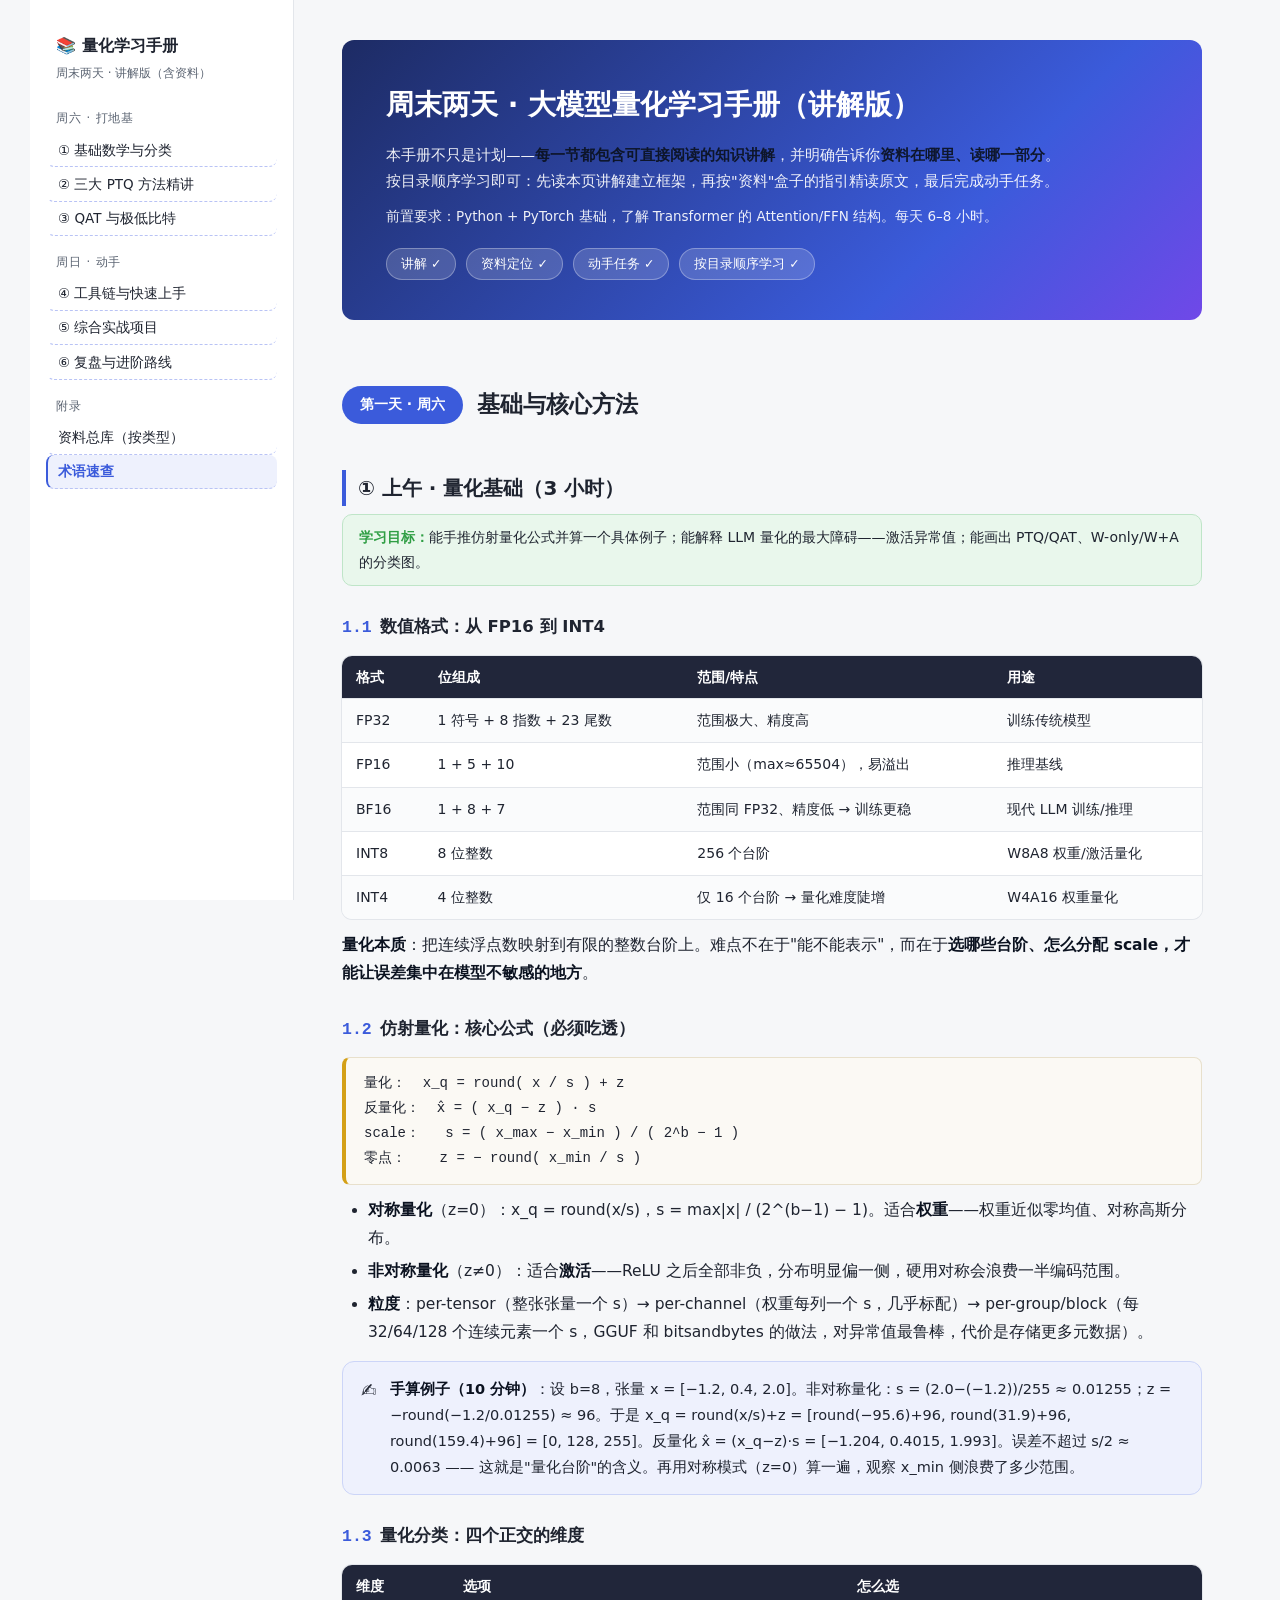
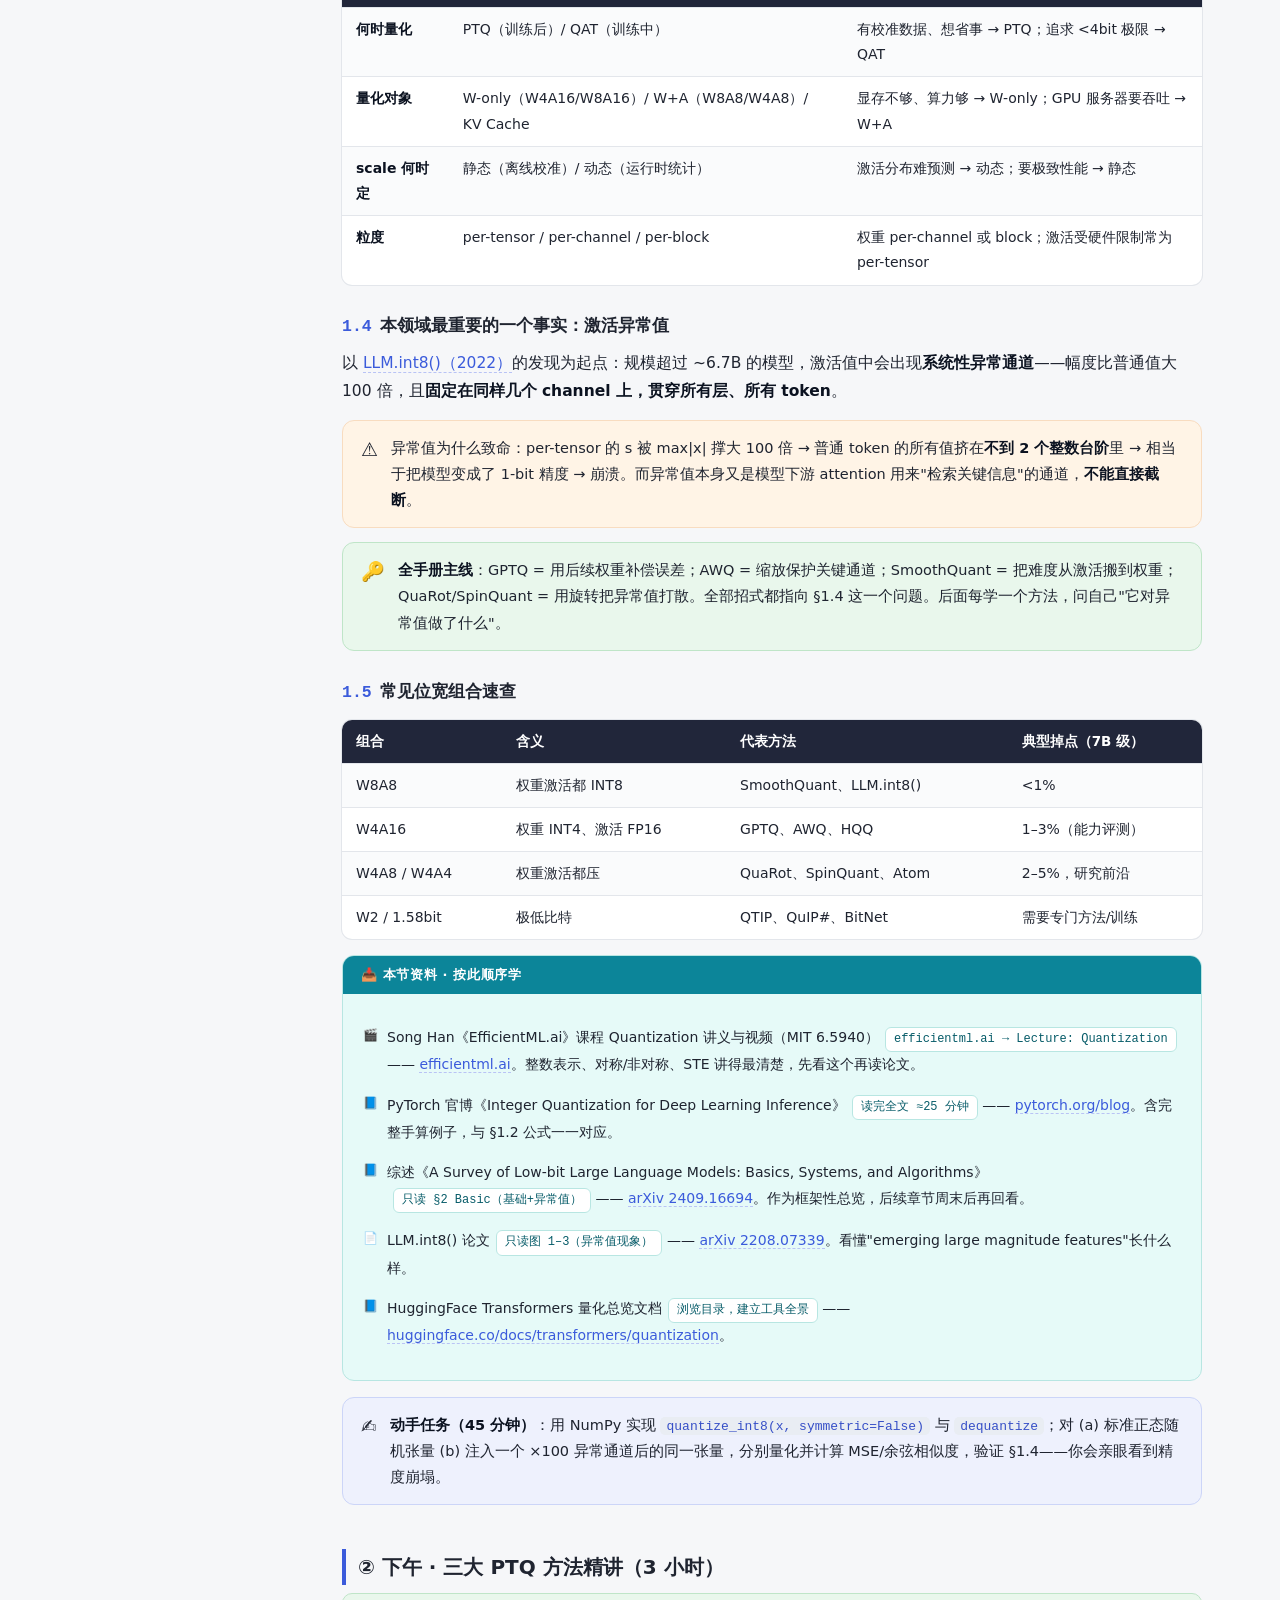
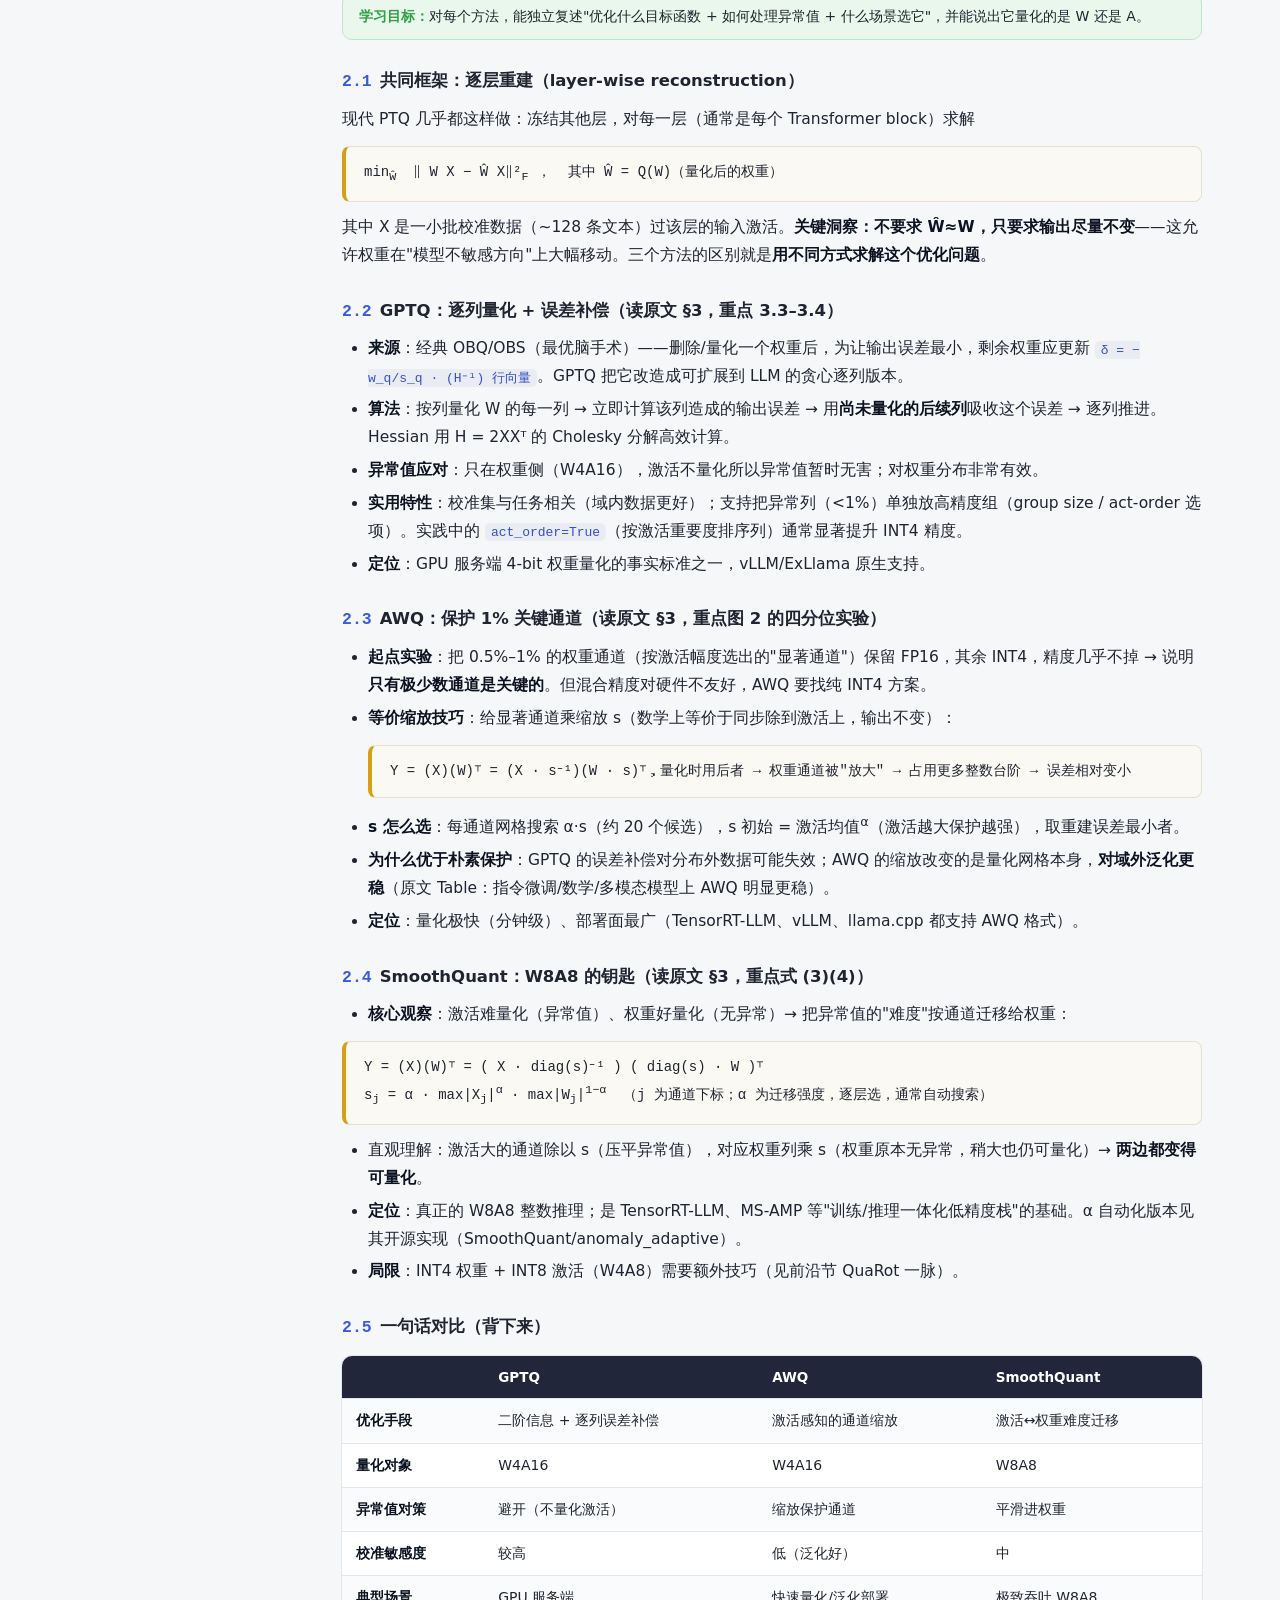
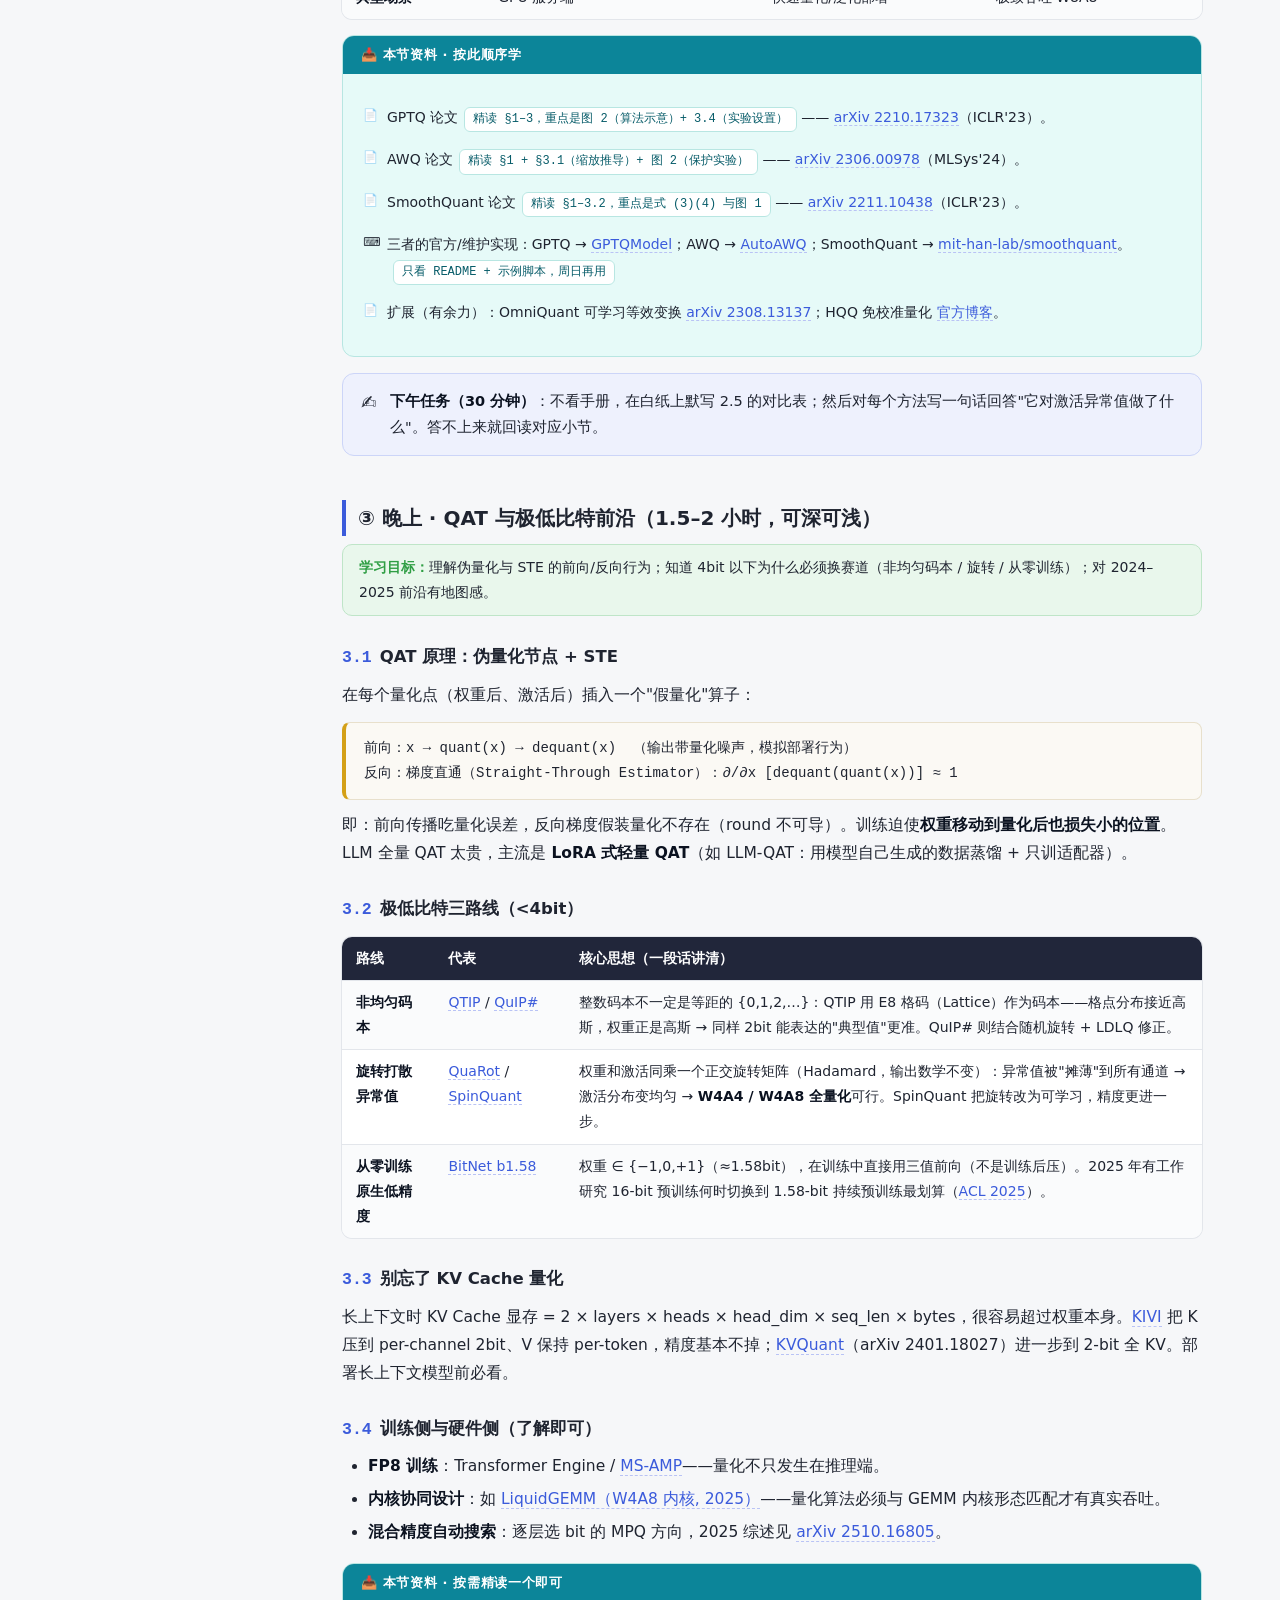
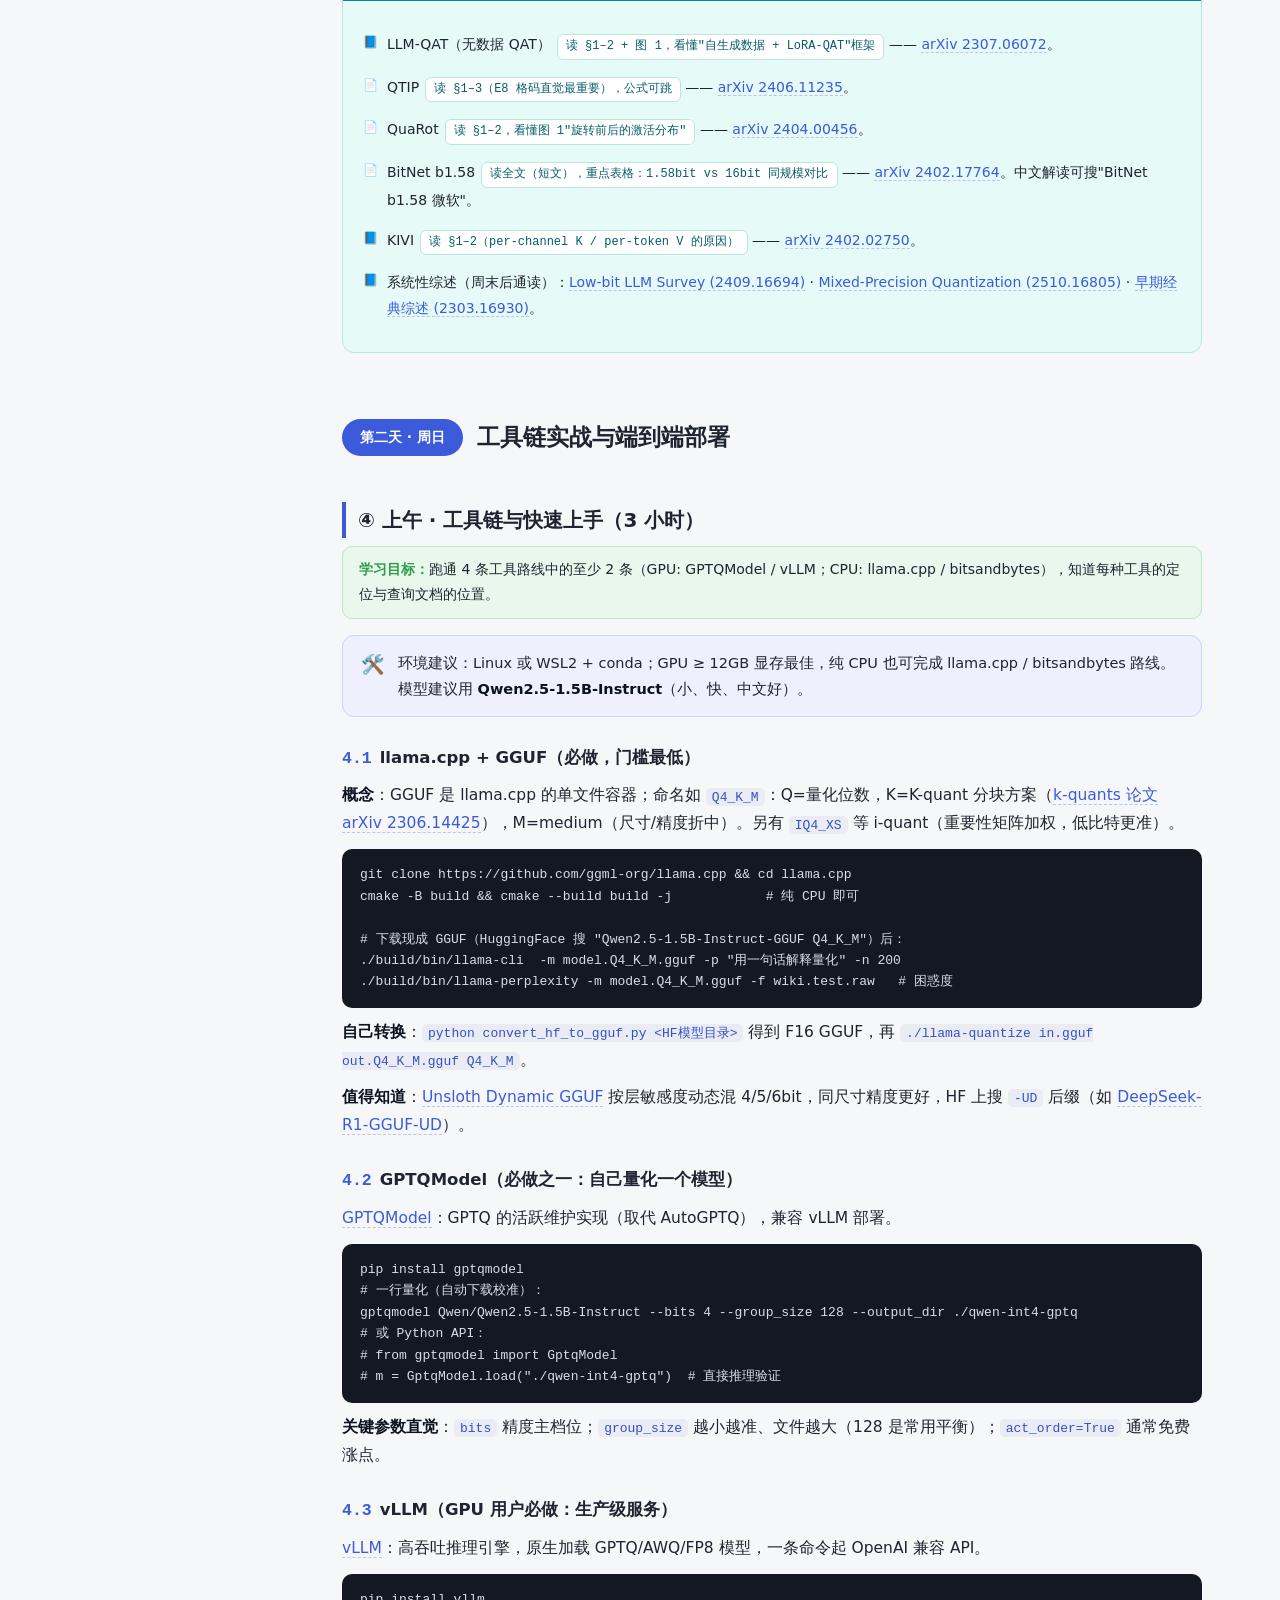
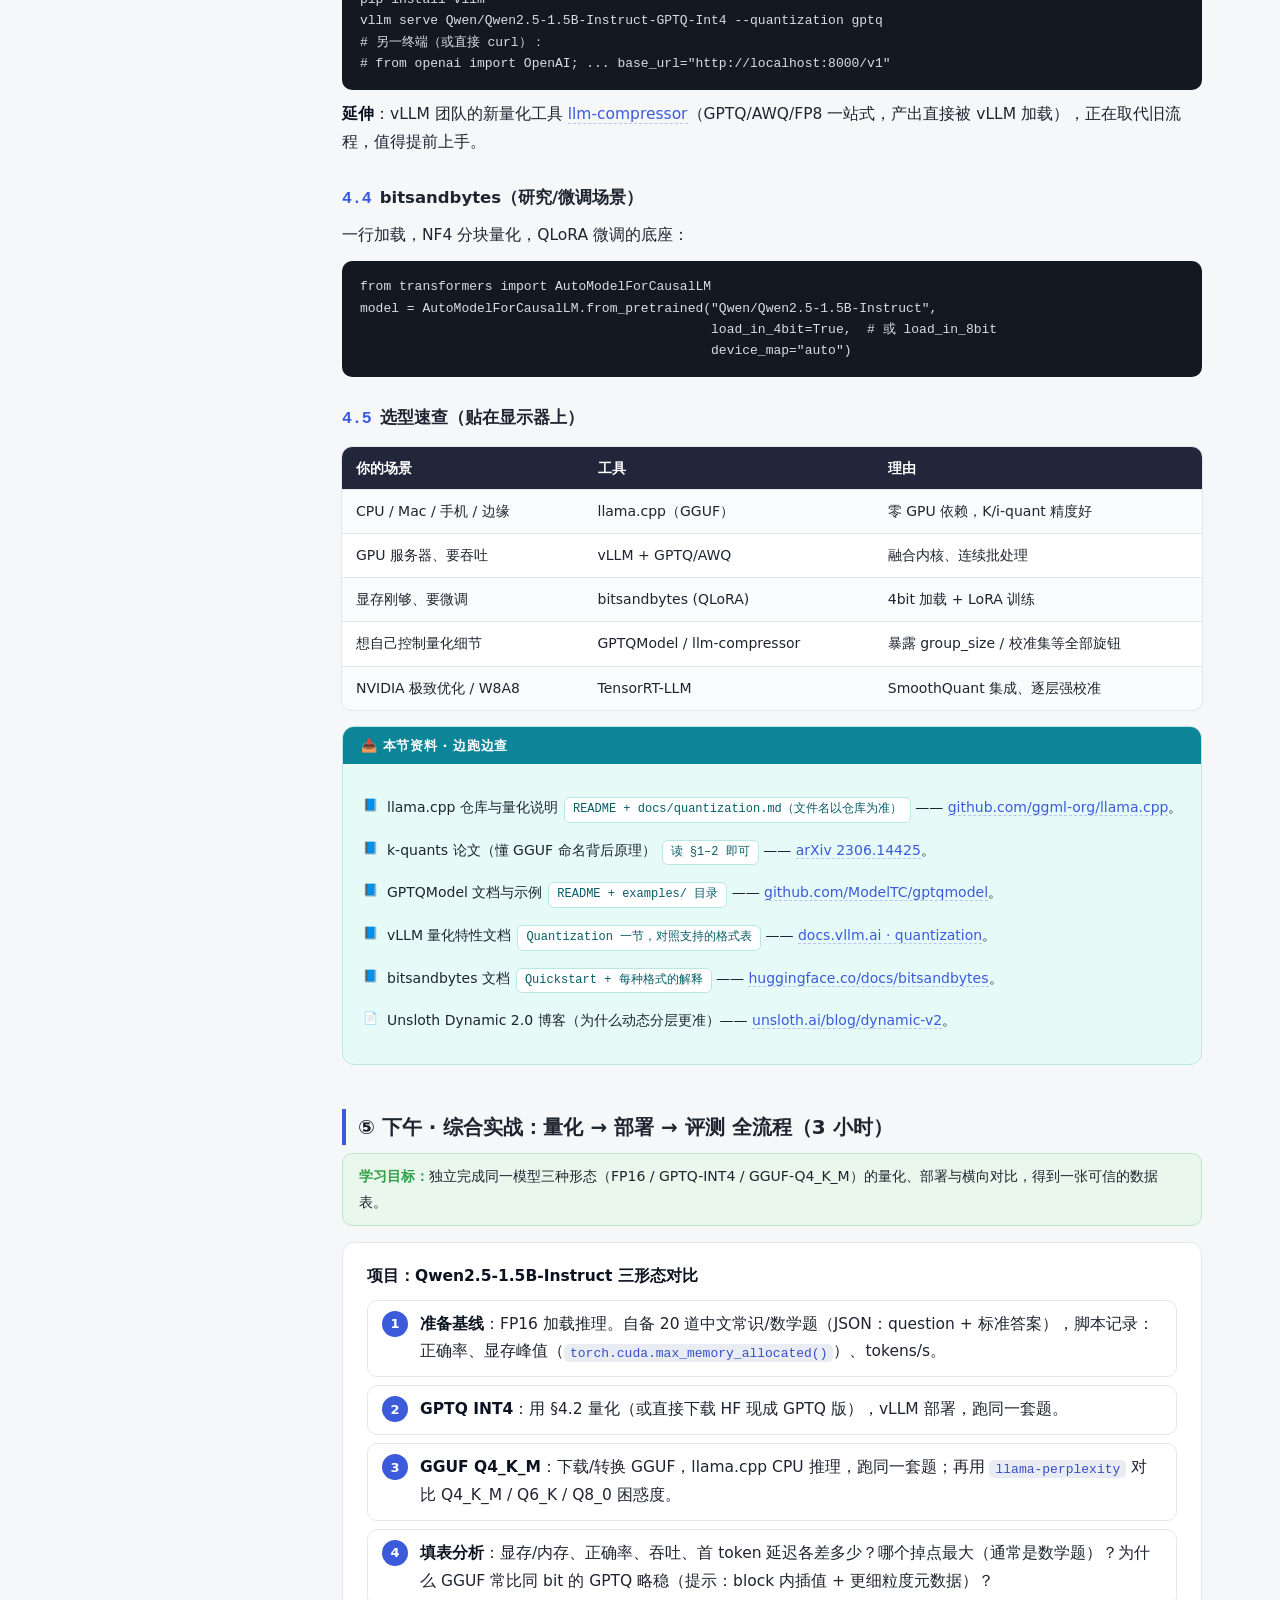
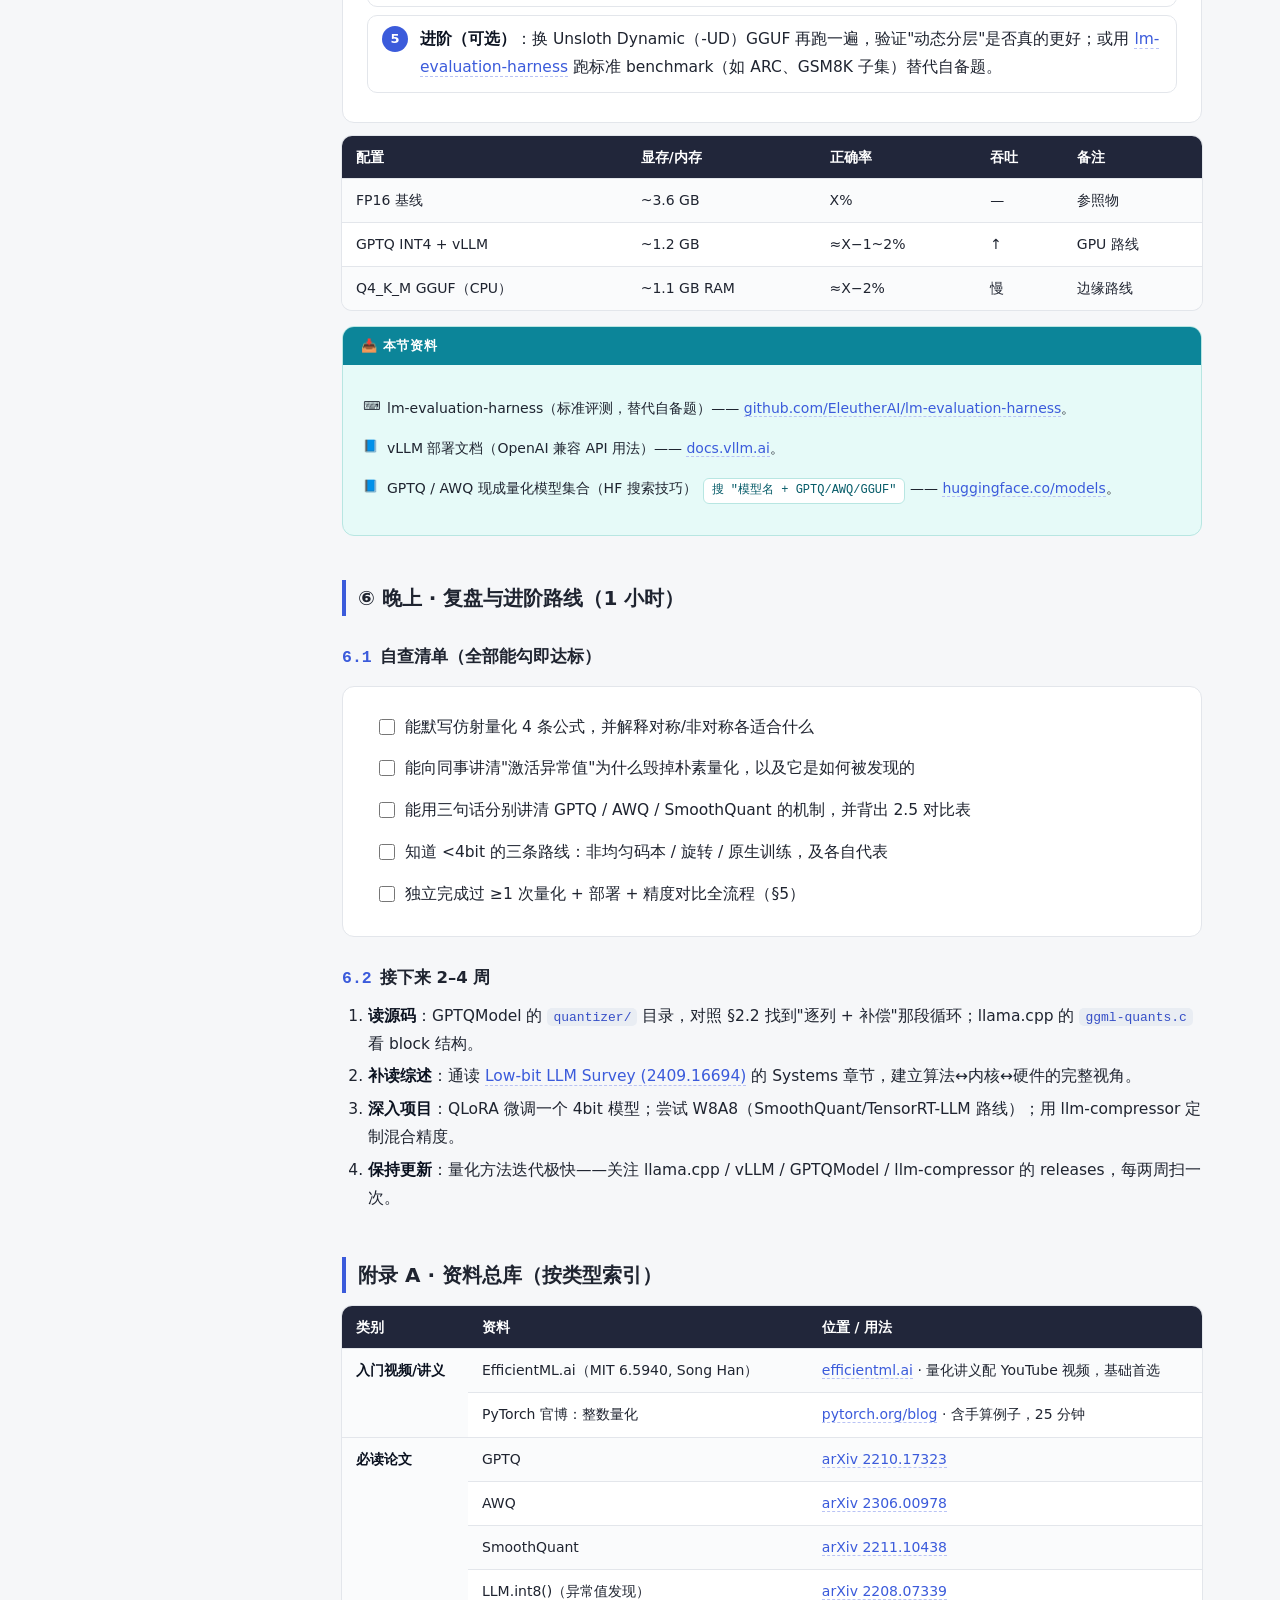
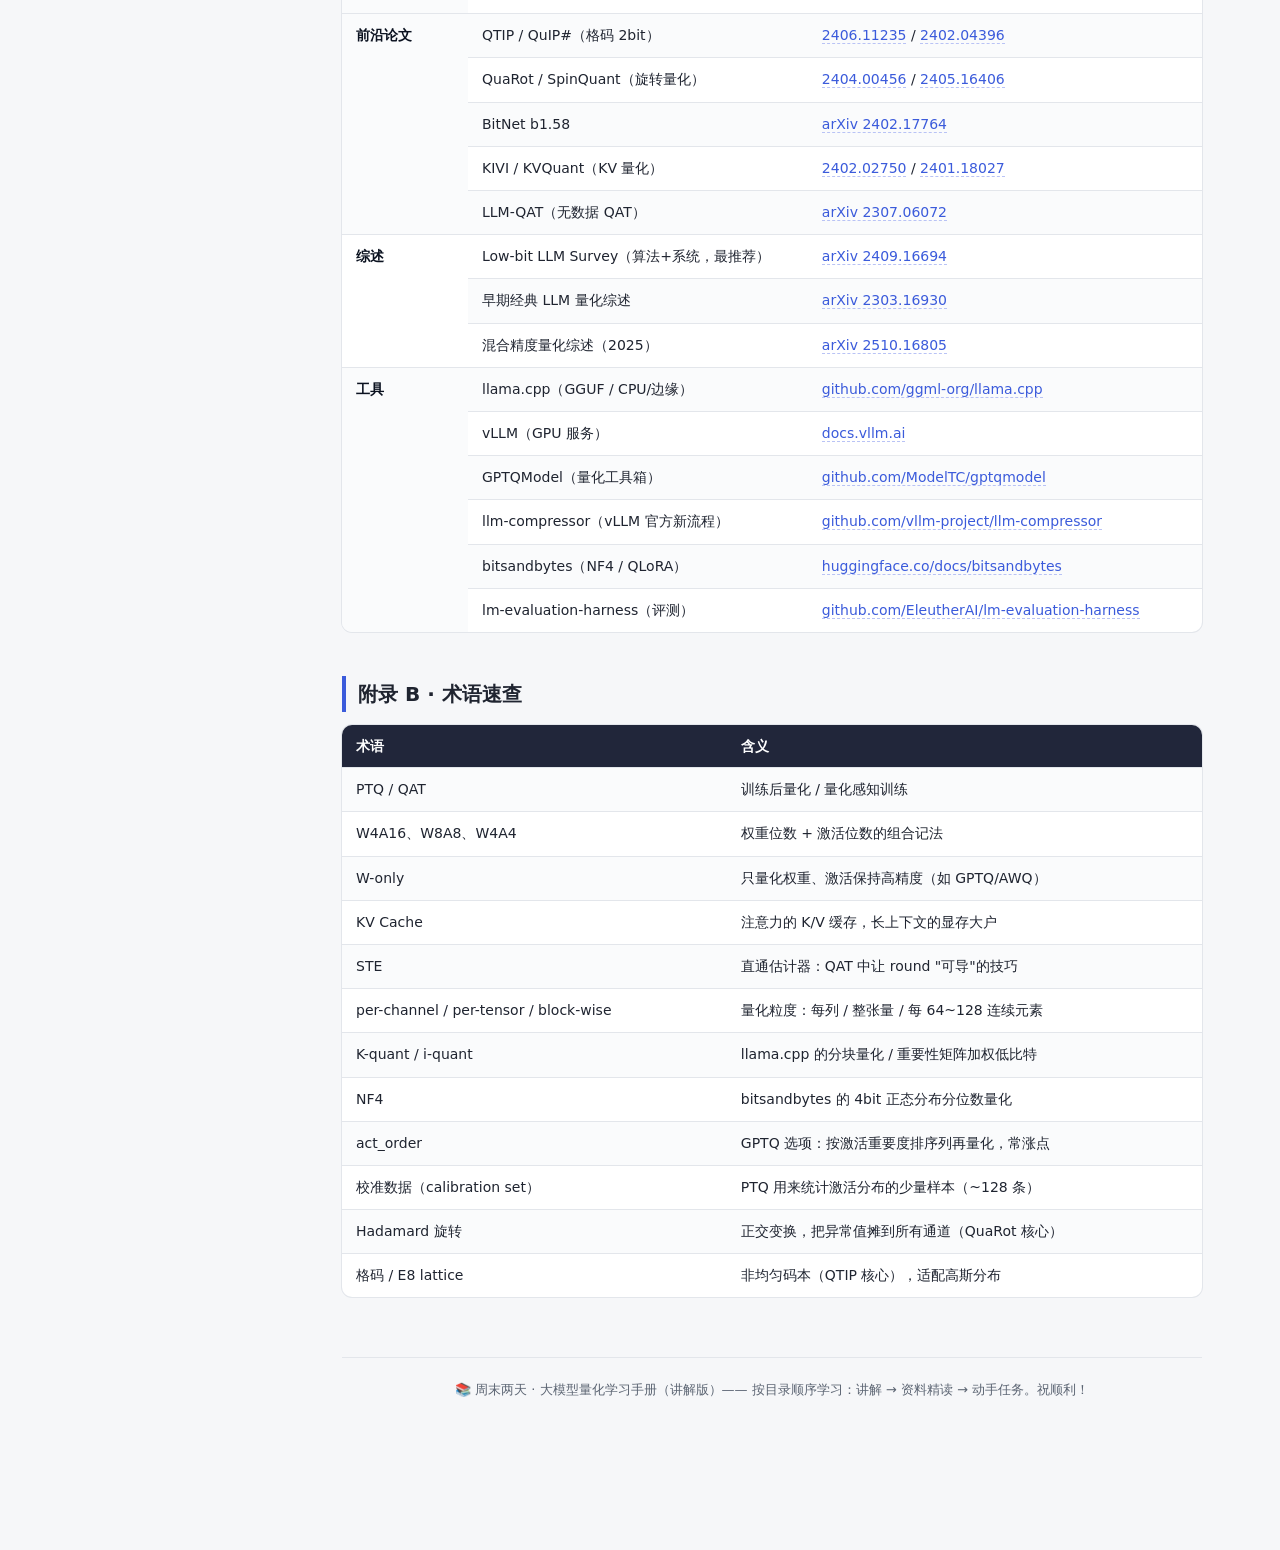
<file: 量化学习.html>
<!DOCTYPE html>
<html lang="zh-CN">
<head>
<meta charset="UTF-8">
<meta name="viewport" content="width=device-width, initial-scale=1.0">
<title>周末两天 · 大模型量化学习手册（讲解版）</title>
<style>
  :root {
    --bg: #f6f7f9; --surface: #fff; --ink: #1f2430; --muted: #5b6472;
    --brand: #3b5bdb; --brand-soft: #eef1fd; --accent: #e8590c; --accent-soft: #fff4e6;
    --line: #e3e6eb; --code-bg: #141822; --code-ink: #d7dee8;
    --ok: #2f9e44; --ok-soft: #e9f7ec; --mat: #0c8599; --mat-soft: #e6faf8;
    --radius: 12px; --mono: "JetBrains Mono", Consolas, monospace;
  }
  * { box-sizing: border-box; margin: 0; padding: 0; }
  html { scroll-behavior: smooth; }
  body { font-family: "Segoe UI", "PingFang SC", "Microsoft YaHei", system-ui, sans-serif; background: var(--bg); color: var(--ink); line-height: 1.8; font-size: 15.5px; }
  .layout { display: flex; max-width: 1220px; margin: 0 auto; }
  aside { width: 264px; flex-shrink: 0; position: sticky; top: 0; height: 100vh; overflow-y: auto; padding: 28px 16px; border-right: 1px solid var(--line); background: var(--surface); }
  main { flex: 1; min-width: 0; padding: 40px 48px 120px; }
  .logo { font-weight: 700; font-size: 16px; padding: 4px 10px; }
  .logo .sub { display: block; font-size: 12px; color: var(--muted); font-weight: 400; margin-top: 2px; }
  .toc { margin-top: 20px; font-size: 13.5px; }
  .toc .group { font-size: 11.5px; letter-spacing: .08em; color: var(--muted); text-transform: uppercase; margin: 16px 0 4px; padding-left: 10px; }
  .toc a { display: block; padding: 4.5px 10px; border-radius: 8px; color: var(--ink); text-decoration: none; border-left: 2px solid transparent; }
  .toc a:hover { background: var(--brand-soft); color: var(--brand); }
  .toc a.active { background: var(--brand-soft); color: var(--brand); border-left-color: var(--brand); font-weight: 600; }
  .hero { background: linear-gradient(135deg, #1d2b64 0%, #3b5bdb 70%, #7048e8 100%); color: #fff; border-radius: var(--radius); padding: 40px 44px; margin-bottom: 36px; }
  .hero h1 { font-size: 28px; } .hero p { margin-top: 12px; max-width: 680px; opacity: .92; font-size: 14.5px; }
  .hero .tags { margin-top: 20px; display: flex; flex-wrap: wrap; gap: 10px; }
  .hero .tag { background: rgba(255,255,255,.16); border: 1px solid rgba(255,255,255,.3); padding: 4px 14px; border-radius: 999px; font-size: 12.5px; }
  section { margin: 44px 0; scroll-margin-top: 16px; }
  .day-banner { display: flex; align-items: center; gap: 14px; margin: 64px 0 6px; }
  .day-banner .pill { background: var(--brand); color: #fff; font-weight: 700; padding: 6px 18px; border-radius: 999px; font-size: 14px; white-space: nowrap; }
  .day-banner h2 { font-size: 23px; }
  h3 { font-size: 20px; margin: 34px 0 6px; padding-left: 12px; border-left: 4px solid var(--brand); }
  .goal { background: var(--ok-soft); border: 1px solid #bfe5c8; border-radius: 10px; padding: 10px 16px; font-size: 14px; margin: 8px 0 16px; }
  .goal b { color: var(--ok); }
  h4 { font-size: 16.5px; margin: 26px 0 8px; }
  h4 .num { color: var(--brand); font-family: var(--mono); margin-right: 8px; }
  p { margin: 9px 0; } ul, ol { padding-left: 26px; margin: 9px 0; } li { margin: 5px 0; }
  strong { color: #0b1220; }
  a { color: var(--brand); text-decoration: none; border-bottom: 1px dashed #b9c3f5; }
  a:hover { border-bottom-style: solid; }
  .card { background: var(--surface); border: 1px solid var(--line); border-radius: var(--radius); padding: 20px 24px; margin: 13px 0; }
  .callout { display: flex; gap: 13px; border-radius: var(--radius); padding: 14px 18px; margin: 14px 0; font-size: 14.5px; }
  .callout .icon { font-size: 19px; line-height: 1.5; }
  .callout.tip { background: var(--brand-soft); border: 1px solid #ccd5f8; }
  .callout.warn { background: var(--accent-soft); border: 1px solid #f8dcc0; }
  .callout.key { background: var(--ok-soft); border: 1px solid #bfe5c8; }
  /* 资料盒 */
  .mat { background: var(--mat-soft); border: 1px solid #b8e6e2; border-radius: var(--radius); margin: 16px 0; overflow: hidden; }
  .mat .mat-head { background: #0c8599; color: #fff; padding: 7px 18px; font-size: 13px; font-weight: 700; letter-spacing: .05em; }
  .mat ul { list-style: none; padding: 12px 18px; }
  .mat li { padding: 5px 0 5px 26px; position: relative; font-size: 14px; }
  .mat li::before { content: "📄"; position: absolute; left: 2px; font-size: 12px; }
  .mat li.video::before { content: "🎬"; } .mat li.code::before { content: "⌨"; } .mat li.doc::before { content: "📘"; }
  .mat .where { display: inline-block; font-size: 12px; background: #fff; border: 1px solid #b8e6e2; color: #075c69; border-radius: 6px; padding: 1px 8px; margin-left: 6px; font-family: var(--mono); }
  pre { background: var(--code-bg); color: var(--code-ink); border-radius: 10px; padding: 15px 18px; overflow-x: auto; font-family: var(--mono); font-size: 13px; line-height: 1.65; margin: 11px 0; }
  code { font-family: var(--mono); font-size: 13px; background: #e9edf3; border-radius: 5px; padding: 1.5px 6px; color: #364fc7; }
  pre code { background: none; padding: 0; color: inherit; }
  .math { background: #fbf9f4; border: 1px solid #e8e0cc; border-left: 4px solid #d4a017; border-radius: 8px; padding: 13px 18px; margin: 12px 0; font-family: var(--mono); font-size: 14px; overflow-x: auto; }
  table { border-collapse: collapse; width: 100%; margin: 13px 0; background: var(--surface); border-radius: 10px; overflow: hidden; font-size: 14px; box-shadow: 0 0 0 1px var(--line); }
  th { background: #21263a; color: #fff; text-align: left; padding: 9px 14px; font-weight: 600; font-size: 13.5px; }
  td { padding: 9px 14px; border-top: 1px solid var(--line); vertical-align: top; }
  tr:nth-child(even) td { background: #fafbfc; }
  .check label { display: flex; gap: 10px; align-items: flex-start; cursor: pointer; padding: 7px 12px; border-radius: 8px; }
  .check label:hover { background: var(--brand-soft); }
  .check input { margin-top: 5px; accent-color: var(--ok); width: 16px; height: 16px; flex-shrink: 0; }
  .check input:checked + span { color: var(--muted); text-decoration: line-through; }
  .steps ol { counter-reset: step; list-style: none; padding-left: 0; }
  .steps li { counter-increment: step; position: relative; padding: 10px 14px 10px 52px; background: var(--surface); border: 1px solid var(--line); border-radius: 10px; margin: 8px 0; }
  .steps li::before { content: counter(step); position: absolute; left: 14px; top: 10px; width: 26px; height: 26px; background: var(--brand); color: #fff; border-radius: 50%; display: flex; align-items: center; justify-content: center; font-size: 13px; font-weight: 700; }
  footer { margin-top: 60px; padding-top: 20px; border-top: 1px solid var(--line); color: var(--muted); font-size: 13px; text-align: center; }
  .progress-wrap { position: fixed; top: 0; left: 0; height: 3px; background: linear-gradient(90deg, #3b5bdb, #7048e8); width: 0%; z-index: 99; transition: width .1s; }
  @media (max-width: 900px) { aside { display: none; } main { padding: 22px 16px; } .hero { padding: 26px 20px; } .hero h1 { font-size: 22px; } }
</style>
</head>
<body>
<div class="progress-wrap" id="progress"></div>
<div class="layout">
<aside>
  <div class="logo">📚 量化学习手册<span class="sub">周末两天 · 讲解版（含资料）</span></div>
  <nav class="toc">
    <div class="group">周六 · 打地基</div>
    <a href="#s1">① 基础数学与分类</a>
    <a href="#s2">② 三大 PTQ 方法精讲</a>
    <a href="#s3">③ QAT 与极低比特</a>
    <div class="group">周日 · 动手</div>
    <a href="#s4">④ 工具链与快速上手</a>
    <a href="#s5">⑤ 综合实战项目</a>
    <a href="#s6">⑥ 复盘与进阶路线</a>
    <div class="group">附录</div>
    <a href="#lib">资料总库（按类型）</a>
    <a href="#glossary">术语速查</a>
  </nav>
</aside>

<main>
<div class="hero">
  <h1>周末两天 · 大模型量化学习手册（讲解版）</h1>
  <p>本手册不只是计划——<strong>每一节都包含可直接阅读的知识讲解</strong>，并明确告诉你<strong>资料在哪里、读哪一部分</strong>。按目录顺序学习即可：先读本页讲解建立框架，再按"资料"盒子的指引精读原文，最后完成动手任务。</p>
  <p style="font-size:13.5px;margin-top:6px;">前置要求：Python + PyTorch 基础，了解 Transformer 的 Attention/FFN 结构。每天 6–8 小时。</p>
  <div class="tags"><span class="tag">讲解 ✓</span><span class="tag">资料定位 ✓</span><span class="tag">动手任务 ✓</span><span class="tag">按目录顺序学习 ✓</span></div>
</div>

<!-- ================================================================ -->
<div class="day-banner"><span class="pill">第一天 · 周六</span><h2>基础与核心方法</h2></div>

<!-- ================= S1 ================= -->
<section id="s1">
  <h3>① 上午 · 量化基础（3 小时）</h3>
  <div class="goal"><b>学习目标：</b>能手推仿射量化公式并算一个具体例子；能解释 LLM 量化的最大障碍——激活异常值；能画出 PTQ/QAT、W-only/W+A 的分类图。</div>

  <h4><span class="num">1.1</span>数值格式：从 FP16 到 INT4</h4>
  <table>
    <tr><th>格式</th><th>位组成</th><th>范围/特点</th><th>用途</th></tr>
    <tr><td>FP32</td><td>1 符号 + 8 指数 + 23 尾数</td><td>范围极大、精度高</td><td>训练传统模型</td></tr>
    <tr><td>FP16</td><td>1 + 5 + 10</td><td>范围小（max≈65504），易溢出</td><td>推理基线</td></tr>
    <tr><td>BF16</td><td>1 + 8 + 7</td><td>范围同 FP32、精度低 → 训练更稳</td><td>现代 LLM 训练/推理</td></tr>
    <tr><td>INT8</td><td>8 位整数</td><td>256 个台阶</td><td>W8A8 权重/激活量化</td></tr>
    <tr><td>INT4</td><td>4 位整数</td><td>仅 16 个台阶 → 量化难度陡增</td><td>W4A16 权重量化</td></tr>
  </table>
  <p><strong>量化本质</strong>：把连续浮点数映射到有限的整数台阶上。难点不在于"能不能表示"，而在于<strong>选哪些台阶、怎么分配 scale，才能让误差集中在模型不敏感的地方</strong>。</p>

  <h4><span class="num">1.2</span>仿射量化：核心公式（必须吃透）</h4>
  <div class="math">
  量化：&nbsp; x_q = round( x / s ) + z<br>
  反量化：&nbsp; x̂ = ( x_q − z ) · s<br>
  scale：&nbsp;&nbsp; s = ( x_max − x_min ) / ( 2^b − 1 )<br>
  零点：&nbsp;&nbsp;&nbsp; z = − round( x_min / s )
  </div>
  <ul>
    <li><strong>对称量化</strong>（z=0）：x_q = round(x/s)，s = max|x| / (2^(b−1) − 1)。适合<strong>权重</strong>——权重近似零均值、对称高斯分布。</li>
    <li><strong>非对称量化</strong>（z≠0）：适合<strong>激活</strong>——ReLU 之后全部非负，分布明显偏一侧，硬用对称会浪费一半编码范围。</li>
    <li><strong>粒度</strong>：per-tensor（整张张量一个 s）→ per-channel（权重每列一个 s，几乎标配）→ per-group/block（每 32/64/128 个连续元素一个 s，GGUF 和 bitsandbytes 的做法，对异常值最鲁棒，代价是存储更多元数据）。</li>
  </ul>

  <div class="callout tip"><span class="icon">✍️</span><div><strong>手算例子（10 分钟）</strong>：设 b=8，张量 x = [−1.2, 0.4, 2.0]。非对称量化：s = (2.0−(−1.2))/255 ≈ 0.01255；z = −round(−1.2/0.01255) ≈ 96。于是 x_q = round(x/s)+z = [round(−95.6)+96, round(31.9)+96, round(159.4)+96] = [0, 128, 255]。反量化 x̂ = (x_q−z)·s = [−1.204, 0.4015, 1.993]。误差不超过 s/2 ≈ 0.0063 —— 这就是"量化台阶"的含义。再用对称模式（z=0）算一遍，观察 x_min 侧浪费了多少范围。</div></div>

  <h4><span class="num">1.3</span>量化分类：四个正交的维度</h4>
  <table>
    <tr><th>维度</th><th>选项</th><th>怎么选</th></tr>
    <tr><td><strong>何时量化</strong></td><td>PTQ（训练后）/ QAT（训练中）</td><td>有校准数据、想省事 → PTQ；追求 &lt;4bit 极限 → QAT</td></tr>
    <tr><td><strong>量化对象</strong></td><td>W-only（W4A16/W8A16）/ W+A（W8A8/W4A8）/ KV Cache</td><td>显存不够、算力够 → W-only；GPU 服务器要吞吐 → W+A</td></tr>
    <tr><td><strong>scale 何时定</strong></td><td>静态（离线校准）/ 动态（运行时统计）</td><td>激活分布难预测 → 动态；要极致性能 → 静态</td></tr>
    <tr><td><strong>粒度</strong></td><td>per-tensor / per-channel / per-block</td><td>权重 per-channel 或 block；激活受硬件限制常为 per-tensor</td></tr>
  </table>

  <h4><span class="num">1.4</span>本领域最重要的一个事实：激活异常值</h4>
  <p>以 <a href="https://arxiv.org/abs/2208.07339" target="_blank">LLM.int8()（2022）</a>的发现为起点：规模超过 ~6.7B 的模型，激活值中会出现<strong>系统性异常通道</strong>——幅度比普通值大 100 倍，且<strong>固定在同样几个 channel 上，贯穿所有层、所有 token</strong>。</p>
  <div class="callout warn"><span class="icon">⚠️</span><div>异常值为什么致命：per-tensor 的 s 被 max|x| 撑大 100 倍 → 普通 token 的所有值挤在<strong>不到 2 个整数台阶</strong>里 → 相当于把模型变成了 1-bit 精度 → 崩溃。而异常值本身又是模型下游 attention 用来"检索关键信息"的通道，<strong>不能直接截断</strong>。</div></div>
  <div class="callout key"><span class="icon">🔑</span><div><strong>全手册主线</strong>：GPTQ = 用后续权重补偿误差；AWQ = 缩放保护关键通道；SmoothQuant = 把难度从激活搬到权重；QuaRot/SpinQuant = 用旋转把异常值打散。全部招式都指向 §1.4 这一个问题。后面每学一个方法，问自己"它对异常值做了什么"。</div></div>

  <h4><span class="num">1.5</span>常见位宽组合速查</h4>
  <table>
    <tr><th>组合</th><th>含义</th><th>代表方法</th><th>典型掉点（7B 级）</th></tr>
    <tr><td>W8A8</td><td>权重激活都 INT8</td><td>SmoothQuant、LLM.int8()</td><td>&lt;1%</td></tr>
    <tr><td>W4A16</td><td>权重 INT4、激活 FP16</td><td>GPTQ、AWQ、HQQ</td><td>1–3%（能力评测）</td></tr>
    <tr><td>W4A8 / W4A4</td><td>权重激活都压</td><td>QuaRot、SpinQuant、Atom</td><td>2–5%，研究前沿</td></tr>
    <tr><td>W2 / 1.58bit</td><td>极低比特</td><td>QTIP、QuIP#、BitNet</td><td>需要专门方法/训练</td></tr>
  </table>

  <div class="mat">
    <div class="mat-head">📥 本节资料 · 按此顺序学</div>
    <ul>
      <li class="video">Song Han《EfficientML.ai》课程 Quantization 讲义与视频（MIT 6.5940）<span class="where">efficientml.ai → Lecture: Quantization</span> —— <a href="https://efficientml.ai" target="_blank">efficientml.ai</a>。整数表示、对称/非对称、STE 讲得最清楚，先看这个再读论文。</li>
      <li class="doc">PyTorch 官博《Integer Quantization for Deep Learning Inference》<span class="where">读完全文 ≈25 分钟</span> —— <a href="https://pytorch.org/blog/integer-quantization-deep-learning/" target="_blank">pytorch.org/blog</a>。含完整手算例子，与 §1.2 公式一一对应。</li>
      <li class="doc">综述《A Survey of Low-bit Large Language Models: Basics, Systems, and Algorithms》<span class="where">只读 §2 Basic（基础+异常值）</span> —— <a href="https://arxiv.org/abs/2409.16694" target="_blank">arXiv 2409.16694</a>。作为框架性总览，后续章节周末后再回看。</li>
      <li>LLM.int8() 论文<span class="where">只读图 1–3（异常值现象）</span> —— <a href="https://arxiv.org/abs/2208.07339" target="_blank">arXiv 2208.07339</a>。看懂"emerging large magnitude features"长什么样。</li>
      <li class="doc">HuggingFace Transformers 量化总览文档<span class="where">浏览目录，建立工具全景</span> —— <a href="https://huggingface.co/docs/transformers/quantization" target="_blank">huggingface.co/docs/transformers/quantization</a>。</li>
    </ul>
  </div>
  <div class="callout tip"><span class="icon">✍️</span><div><strong>动手任务（45 分钟）</strong>：用 NumPy 实现 <code>quantize_int8(x, symmetric=False)</code> 与 <code>dequantize</code>；对 (a) 标准正态随机张量 (b) 注入一个 ×100 异常通道后的同一张量，分别量化并计算 MSE/余弦相似度，验证 §1.4——你会亲眼看到精度崩塌。</div></div>
</section>

<!-- ================= S2 ================= -->
<section id="s2">
  <h3>② 下午 · 三大 PTQ 方法精讲（3 小时）</h3>
  <div class="goal"><b>学习目标：</b>对每个方法，能独立复述"优化什么目标函数 + 如何处理异常值 + 什么场景选它"，并能说出它量化的是 W 还是 A。</div>

  <h4><span class="num">2.1</span>共同框架：逐层重建（layer-wise reconstruction）</h4>
  <p>现代 PTQ 几乎都这样做：冻结其他层，对每一层（通常是每个 Transformer block）求解</p>
  <div class="math">min<sub>Ŵ</sub> &nbsp;‖ W X − Ŵ X‖²<sub>F</sub> ，&nbsp; 其中 Ŵ = Q(W)（量化后的权重）</div>
  <p>其中 X 是一小批校准数据（~128 条文本）过该层的输入激活。<strong>关键洞察：不要求 Ŵ≈W，只要求输出尽量不变</strong>——这允许权重在"模型不敏感方向"上大幅移动。三个方法的区别就是<strong>用不同方式求解这个优化问题</strong>。</p>

  <h4><span class="num">2.2</span>GPTQ：逐列量化 + 误差补偿（读原文 §3，重点 3.3–3.4）</h4>
  <ul>
    <li><strong>来源</strong>：经典 OBQ/OBS（最优脑手术）——删除/量化一个权重后，为让输出误差最小，剩余权重应更新 <code>δ = − w_q/s_q · (H⁻¹) 行向量</code>。GPTQ 把它改造成可扩展到 LLM 的贪心逐列版本。</li>
    <li><strong>算法</strong>：按列量化 W 的每一列 → 立即计算该列造成的输出误差 → 用<strong>尚未量化的后续列</strong>吸收这个误差 → 逐列推进。Hessian 用 H = 2XXᵀ 的 Cholesky 分解高效计算。</li>
    <li><strong>异常值应对</strong>：只在权重侧（W4A16），激活不量化所以异常值暂时无害；对权重分布非常有效。</li>
    <li><strong>实用特性</strong>：校准集与任务相关（域内数据更好）；支持把异常列（&lt;1%）单独放高精度组（group size / act-order 选项）。实践中的 <code>act_order=True</code>（按激活重要度排序列）通常显著提升 INT4 精度。</li>
    <li><strong>定位</strong>：GPU 服务端 4-bit 权重量化的事实标准之一，vLLM/ExLlama 原生支持。</li>
  </ul>

  <h4><span class="num">2.3</span>AWQ：保护 1% 关键通道（读原文 §3，重点图 2 的四分位实验）</h4>
  <ul>
    <li><strong>起点实验</strong>：把 0.5%–1% 的权重通道（按激活幅度选出的"显著通道"）保留 FP16，其余 INT4，精度几乎不掉 → 说明<strong>只有极少数通道是关键的</strong>。但混合精度对硬件不友好，AWQ 要找纯 INT4 方案。</li>
    <li><strong>等价缩放技巧</strong>：给显著通道乘缩放 s（数学上等价于同步除到激活上，输出不变）：
      <div class="math">Y = (X)(W)ᵀ = (X · s⁻¹)(W · s)ᵀ，量化时用后者 → 权重通道被"放大" → 占用更多整数台阶 → 误差相对变小</div>
    <li><strong>s 怎么选</strong>：每通道网格搜索 α·s（约 20 个候选），s 初始 = 激活均值<sup>α</sup>（激活越大保护越强），取重建误差最小者。</li>
    <li><strong>为什么优于朴素保护</strong>：GPTQ 的误差补偿对分布外数据可能失效；AWQ 的缩放改变的是量化网格本身，<strong>对域外泛化更稳</strong>（原文 Table：指令微调/数学/多模态模型上 AWQ 明显更稳）。</li>
    <li><strong>定位</strong>：量化极快（分钟级）、部署面最广（TensorRT-LLM、vLLM、llama.cpp 都支持 AWQ 格式）。</li>
  </ul>

  <h4><span class="num">2.4</span>SmoothQuant：W8A8 的钥匙（读原文 §3，重点式 (3)(4)）</h4>
  <ul>
    <li><strong>核心观察</strong>：激活难量化（异常值）、权重好量化（无异常）→ 把异常值的"难度"按通道迁移给权重：</li>
  </ul>
  <div class="math">
  Y = (X)(W)ᵀ = ( X · diag(s)⁻¹ ) ( diag(s) · W )ᵀ<br>
  s<sub>j</sub> = α · max|X<sub>j</sub>|<sup>α</sup> · max|W<sub>j</sub>|<sup>1−α</sup> &nbsp;（j 为通道下标；α 为迁移强度，逐层选，通常自动搜索）
  </div>
  <ul>
    <li>直观理解：激活大的通道除以 s（压平异常值），对应权重列乘 s（权重原本无异常，稍大也仍可量化）→ <strong>两边都变得可量化</strong>。</li>
    <li><strong>定位</strong>：真正的 W8A8 整数推理；是 TensorRT-LLM、MS-AMP 等"训练/推理一体化低精度栈"的基础。α 自动化版本见其开源实现（SmoothQuant/anomaly_adaptive）。</li>
    <li><strong>局限</strong>：INT4 权重 + INT8 激活（W4A8）需要额外技巧（见前沿节 QuaRot 一脉）。</li>
  </ul>

  <h4><span class="num">2.5</span>一句话对比（背下来）</h4>
  <table>
    <tr><th></th><th>GPTQ</th><th>AWQ</th><th>SmoothQuant</th></tr>
    <tr><td><strong>优化手段</strong></td><td>二阶信息 + 逐列误差补偿</td><td>激活感知的通道缩放</td><td>激活↔权重难度迁移</td></tr>
    <tr><td><strong>量化对象</strong></td><td>W4A16</td><td>W4A16</td><td>W8A8</td></tr>
    <tr><td><strong>异常值对策</strong></td><td>避开（不量化激活）</td><td>缩放保护通道</td><td>平滑进权重</td></tr>
    <tr><td><strong>校准敏感度</strong></td><td>较高</td><td>低（泛化好）</td><td>中</td></tr>
    <tr><td><strong>典型场景</strong></td><td>GPU 服务端</td><td>快速量化/泛化部署</td><td>极致吞吐 W8A8</td></tr>
  </table>

  <div class="mat">
    <div class="mat-head">📥 本节资料 · 按此顺序学</div>
    <ul>
      <li>GPTQ 论文<span class="where">精读 §1–3，重点是图 2（算法示意）+ 3.4（实验设置）</span> —— <a href="https://arxiv.org/abs/2210.17323" target="_blank">arXiv 2210.17323</a>（ICLR'23）。</li>
      <li>AWQ 论文<span class="where">精读 §1 + §3.1（缩放推导）+ 图 2（保护实验）</span> —— <a href="https://arxiv.org/abs/2306.00978" target="_blank">arXiv 2306.00978</a>（MLSys'24）。</li>
      <li>SmoothQuant 论文<span class="where">精读 §1–3.2，重点是式 (3)(4) 与图 1</span> —— <a href="https://arxiv.org/abs/2211.10438" target="_blank">arXiv 2211.10438</a>（ICLR'23）。</li>
      <li class="code">三者的官方/维护实现：GPTQ → <a href="https://github.com/ModelTC/gptqmodel" target="_blank">GPTQModel</a>；AWQ → <a href="https://github.com/casper-hansen/AutoAWQ" target="_blank">AutoAWQ</a>；SmoothQuant → <a href="https://github.com/mit-han-lab/smoothquant" target="_blank">mit-han-lab/smoothquant</a>。<span class="where">只看 README + 示例脚本，周日再用</span></li>
      <li>扩展（有余力）：OmniQuant 可学习等效变换 <a href="https://arxiv.org/abs/2308.13137" target="_blank">arXiv 2308.13137</a>；HQQ 免校准量化 <a href="https://mobiusml.github.io/hqq_blog/" target="_blank">官方博客</a>。</li>
    </ul>
  </div>
  <div class="callout tip"><span class="icon">✍️</span><div><strong>下午任务（30 分钟）</strong>：不看手册，在白纸上默写 2.5 的对比表；然后对每个方法写一句话回答"它对激活异常值做了什么"。答不上来就回读对应小节。</div></div>
</section>

<!-- ================= S3 ================= -->
<section id="s3">
  <h3>③ 晚上 · QAT 与极低比特前沿（1.5–2 小时，可深可浅）</h3>
  <div class="goal"><b>学习目标：</b>理解伪量化与 STE 的前向/反向行为；知道 4bit 以下为什么必须换赛道（非均匀码本 / 旋转 / 从零训练）；对 2024–2025 前沿有地图感。</div>

  <h4><span class="num">3.1</span>QAT 原理：伪量化节点 + STE</h4>
  <p>在每个量化点（权重后、激活后）插入一个"假量化"算子：</p>
  <div class="math">
  前向：x → quant(x) → dequant(x) &nbsp;（输出带量化噪声，模拟部署行为）<br>
  反向：梯度直通（Straight-Through Estimator）：∂/∂x [dequant(quant(x))] ≈ 1
  </div>
  <p>即：前向传播吃量化误差，反向梯度假装量化不存在（round 不可导）。训练迫使<strong>权重移动到量化后也损失小的位置</strong>。LLM 全量 QAT 太贵，主流是 <strong>LoRA 式轻量 QAT</strong>（如 LLM-QAT：用模型自己生成的数据蒸馏 + 只训适配器）。</p>

  <h4><span class="num">3.2</span>极低比特三路线（&lt;4bit）</h4>
  <table>
    <tr><th>路线</th><th>代表</th><th>核心思想（一段话讲清）</th></tr>
    <tr><td><strong>非均匀码本</strong></td><td><a href="https://arxiv.org/abs/2406.11235" target="_blank">QTIP</a> / <a href="https://arxiv.org/abs/2402.04396" target="_blank">QuIP#</a></td><td>整数码本不一定是等距的 {0,1,2,…}：QTIP 用 E8 格码（Lattice）作为码本——格点分布接近高斯，权重正是高斯 → 同样 2bit 能表达的"典型值"更准。QuIP# 则结合随机旋转 + LDLQ 修正。</td></tr>
    <tr><td><strong>旋转打散异常值</strong></td><td><a href="https://arxiv.org/abs/2404.00456" target="_blank">QuaRot</a> / <a href="https://arxiv.org/abs/2405.16406" target="_blank">SpinQuant</a></td><td>权重和激活同乘一个正交旋转矩阵（Hadamard，输出数学不变）：异常值被"摊薄"到所有通道 → 激活分布变均匀 → <strong>W4A4 / W4A8 全量化</strong>可行。SpinQuant 把旋转改为可学习，精度更进一步。</td></tr>
    <tr><td><strong>从零训练原生低精度</strong></td><td><a href="https://arxiv.org/abs/2402.17764" target="_blank">BitNet b1.58</a></td><td>权重 ∈ {−1,0,+1}（≈1.58bit），在训练中直接用三值前向（不是训练后压）。2025 年有工作研究 16-bit 预训练何时切换到 1.58-bit 持续预训练最划算（<a href="https://aclanthology.org/2025.findings-acl.694/" target="_blank">ACL 2025</a>）。</td></tr>
  </table>

  <h4><span class="num">3.3</span>别忘了 KV Cache 量化</h4>
  <p>长上下文时 KV Cache 显存 = 2 × layers × heads × head_dim × seq_len × bytes，很容易超过权重本身。<a href="https://arxiv.org/abs/2402.02750" target="_blank">KIVI</a> 把 K 压到 per-channel 2bit、V 保持 per-token，精度基本不掉；<a href="https://arxiv.org/abs/2401.18027" target="_blank">KVQuant</a>（arXiv 2401.18027）进一步到 2-bit 全 KV。部署长上下文模型前必看。</p>

  <h4><span class="num">3.4</span>训练侧与硬件侧（了解即可）</h4>
  <ul>
    <li><strong>FP8 训练</strong>：Transformer Engine / <a href="https://github.com/Azure/MS-AMP" target="_blank">MS-AMP</a>——量化不只发生在推理端。</li>
    <li><strong>内核协同设计</strong>：如 <a href="https://dl.acm.org/doi/10.1145/3712285.3759852" target="_blank">LiquidGEMM（W4A8 内核, 2025）</a>——量化算法必须与 GEMM 内核形态匹配才有真实吞吐。</li>
    <li><strong>混合精度自动搜索</strong>：逐层选 bit 的 MPQ 方向，2025 综述见 <a href="https://arxiv.org/abs/2510.16805" target="_blank">arXiv 2510.16805</a>。</li>
  </ul>

  <div class="mat">
    <div class="mat-head">📥 本节资料 · 按需精读一个即可</div>
    <ul>
      <li class="doc">LLM-QAT（无数据 QAT）<span class="where">读 §1–2 + 图 1，看懂"自生成数据 + LoRA-QAT"框架</span> —— <a href="https://arxiv.org/abs/2307.06072" target="_blank">arXiv 2307.06072</a>。</li>
      <li>QTIP<span class="where">读 §1–3（E8 格码直觉最重要），公式可跳</span> —— <a href="https://arxiv.org/abs/2406.11235" target="_blank">arXiv 2406.11235</a>。</li>
      <li>QuaRot<span class="where">读 §1–2，看懂图 1"旋转前后的激活分布"</span> —— <a href="https://arxiv.org/abs/2404.00456" target="_blank">arXiv 2404.00456</a>。</li>
      <li>BitNet b1.58<span class="where">读全文（短文），重点表格：1.58bit vs 16bit 同规模对比</span> —— <a href="https://arxiv.org/abs/2402.17764" target="_blank">arXiv 2402.17764</a>。中文解读可搜"BitNet b1.58 微软"。</li>
      <li class="doc">KIVI<span class="where">读 §1–2（per-channel K / per-token V 的原因）</span> —— <a href="https://arxiv.org/abs/2402.02750" target="_blank">arXiv 2402.02750</a>。</li>
      <li class="doc">系统性综述（周末后通读）：<a href="https://arxiv.org/abs/2409.16694" target="_blank">Low-bit LLM Survey (2409.16694)</a> · <a href="https://arxiv.org/abs/2510.16805" target="_blank">Mixed-Precision Quantization (2510.16805)</a> · <a href="https://arxiv.org/abs/2303.16930" target="_blank">早期经典综述 (2303.16930)</a>。</li>
    </ul>
  </div>
</section>

<!-- ================================================================ -->
<div class="day-banner"><span class="pill">第二天 · 周日</span><h2>工具链实战与端到端部署</h2></div>

<!-- ================= S4 ================= -->
<section id="s4">
  <h3>④ 上午 · 工具链与快速上手（3 小时）</h3>
  <div class="goal"><b>学习目标：</b>跑通 4 条工具路线中的至少 2 条（GPU: GPTQModel / vLLM；CPU: llama.cpp / bitsandbytes），知道每种工具的定位与查询文档的位置。</div>
  <div class="callout tip"><span class="icon">🛠️</span><div>环境建议：Linux 或 WSL2 + conda；GPU ≥ 12GB 显存最佳，纯 CPU 也可完成 llama.cpp / bitsandbytes 路线。模型建议用 <strong>Qwen2.5-1.5B-Instruct</strong>（小、快、中文好）。</div></div>

  <h4><span class="num">4.1</span>llama.cpp + GGUF（必做，门槛最低）</h4>
  <p><strong>概念</strong>：GGUF 是 llama.cpp 的单文件容器；命名如 <code>Q4_K_M</code>：Q=量化位数，K=K-quant 分块方案（<a href="https://arxiv.org/abs/2306.14425" target="_blank">k-quants 论文 arXiv 2306.14425</a>），M=medium（尺寸/精度折中）。另有 <code>IQ4_XS</code> 等 i-quant（重要性矩阵加权，低比特更准）。</p>
  <pre><code>git clone https://github.com/ggml-org/llama.cpp && cd llama.cpp
cmake -B build && cmake --build build -j            # 纯 CPU 即可

# 下载现成 GGUF（HuggingFace 搜 "Qwen2.5-1.5B-Instruct-GGUF Q4_K_M"）后：
./build/bin/llama-cli  -m model.Q4_K_M.gguf -p "用一句话解释量化" -n 200
./build/bin/llama-perplexity -m model.Q4_K_M.gguf -f wiki.test.raw   # 困惑度</code></pre>
  <p><strong>自己转换</strong>：<code>python convert_hf_to_gguf.py &lt;HF模型目录&gt;</code> 得到 F16 GGUF，再 <code>./llama-quantize in.gguf out.Q4_K_M.gguf Q4_K_M</code>。</p>
  <p><strong>值得知道</strong>：<a href="https://unsloth.ai/blog/dynamic-v2" target="_blank">Unsloth Dynamic GGUF</a> 按层敏感度动态混 4/5/6bit，同尺寸精度更好，HF 上搜 <code>-UD</code> 后缀（如 <a href="https://huggingface.co/unsloth/DeepSeek-R1-GGUF-UD" target="_blank">DeepSeek-R1-GGUF-UD</a>）。</p>

  <h4><span class="num">4.2</span>GPTQModel（必做之一：自己量化一个模型）</h4>
  <p><a href="https://github.com/ModelTC/gptqmodel" target="_blank">GPTQModel</a>：GPTQ 的活跃维护实现（取代 AutoGPTQ），兼容 vLLM 部署。</p>
  <pre><code>pip install gptqmodel
# 一行量化（自动下载校准）：
gptqmodel Qwen/Qwen2.5-1.5B-Instruct --bits 4 --group_size 128 --output_dir ./qwen-int4-gptq
# 或 Python API：
# from gptqmodel import GptqModel
# m = GptqModel.load("./qwen-int4-gptq")  # 直接推理验证</code></pre>
  <p><strong>关键参数直觉</strong>：<code>bits</code> 精度主档位；<code>group_size</code> 越小越准、文件越大（128 是常用平衡）；<code>act_order=True</code> 通常免费涨点。</p>

  <h4><span class="num">4.3</span>vLLM（GPU 用户必做：生产级服务）</h4>
  <p><a href="https://docs.vllm.ai" target="_blank">vLLM</a>：高吞吐推理引擎，原生加载 GPTQ/AWQ/FP8 模型，一条命令起 OpenAI 兼容 API。</p>
  <pre><code>pip install vllm
vllm serve Qwen/Qwen2.5-1.5B-Instruct-GPTQ-Int4 --quantization gptq
# 另一终端（或直接 curl）：
# from openai import OpenAI; ... base_url="http://localhost:8000/v1"</code></pre>
  <p><strong>延伸</strong>：vLLM 团队的新量化工具 <a href="https://github.com/vllm-project/llm-compressor" target="_blank">llm-compressor</a>（GPTQ/AWQ/FP8 一站式，产出直接被 vLLM 加载），正在取代旧流程，值得提前上手。</p>

  <h4><span class="num">4.4</span>bitsandbytes（研究/微调场景）</h4>
  <p>一行加载，NF4 分块量化，QLoRA 微调的底座：</p>
  <pre><code>from transformers import AutoModelForCausalLM
model = AutoModelForCausalLM.from_pretrained("Qwen/Qwen2.5-1.5B-Instruct",
                                             load_in_4bit=True,  # 或 load_in_8bit
                                             device_map="auto")</code></pre>

  <h4><span class="num">4.5</span>选型速查（贴在显示器上）</h4>
  <table>
    <tr><th>你的场景</th><th>工具</th><th>理由</th></tr>
    <tr><td>CPU / Mac / 手机 / 边缘</td><td>llama.cpp（GGUF）</td><td>零 GPU 依赖，K/i-quant 精度好</td></tr>
    <tr><td>GPU 服务器、要吞吐</td><td>vLLM + GPTQ/AWQ</td><td>融合内核、连续批处理</td></tr>
    <tr><td>显存刚够、要微调</td><td>bitsandbytes (QLoRA)</td><td>4bit 加载 + LoRA 训练</td></tr>
    <tr><td>想自己控制量化细节</td><td>GPTQModel / llm-compressor</td><td>暴露 group_size / 校准集等全部旋钮</td></tr>
    <tr><td>NVIDIA 极致优化 / W8A8</td><td>TensorRT-LLM</td><td>SmoothQuant 集成、逐层强校准</td></tr>
  </table>

  <div class="mat">
    <div class="mat-head">📥 本节资料 · 边跑边查</div>
    <ul>
      <li class="doc">llama.cpp 仓库与量化说明<span class="where">README + docs/quantization.md（文件名以仓库为准）</span> —— <a href="https://github.com/ggml-org/llama.cpp" target="_blank">github.com/ggml-org/llama.cpp</a>。</li>
      <li class="doc">k-quants 论文（懂 GGUF 命名背后原理）<span class="where">读 §1–2 即可</span> —— <a href="https://arxiv.org/abs/2306.14425" target="_blank">arXiv 2306.14425</a>。</li>
      <li class="doc">GPTQModel 文档与示例<span class="where">README + examples/ 目录</span> —— <a href="https://github.com/ModelTC/gptqmodel" target="_blank">github.com/ModelTC/gptqmodel</a>。</li>
      <li class="doc">vLLM 量化特性文档<span class="where">Quantization 一节，对照支持的格式表</span> —— <a href="https://docs.vllm.ai/en/latest/features/quantization.html" target="_blank">docs.vllm.ai · quantization</a>。</li>
      <li class="doc">bitsandbytes 文档<span class="where">Quickstart + 每种格式的解释</span> —— <a href="https://huggingface.co/docs/bitsandbytes/index" target="_blank">huggingface.co/docs/bitsandbytes</a>。</li>
      <li>Unsloth Dynamic 2.0 博客（为什么动态分层更准）—— <a href="https://unsloth.ai/blog/dynamic-v2" target="_blank">unsloth.ai/blog/dynamic-v2</a>。</li>
    </ul>
  </div>
</section>

<!-- ================= S5 ================= -->
<section id="s5">
  <h3>⑤ 下午 · 综合实战：量化 → 部署 → 评测 全流程（3 小时）</h3>
  <div class="goal"><b>学习目标：</b>独立完成同一模型三种形态（FP16 / GPTQ-INT4 / GGUF-Q4_K_M）的量化、部署与横向对比，得到一张可信的数据表。</div>
  <div class="steps card"><strong>项目：Qwen2.5-1.5B-Instruct 三形态对比</strong>
    <ol>
      <li><strong>准备基线</strong>：FP16 加载推理。自备 20 道中文常识/数学题（JSON：question + 标准答案），脚本记录：正确率、显存峰值（<code>torch.cuda.max_memory_allocated()</code>）、tokens/s。</li>
      <li><strong>GPTQ INT4</strong>：用 §4.2 量化（或直接下载 HF 现成 GPTQ 版），vLLM 部署，跑同一套题。</li>
      <li><strong>GGUF Q4_K_M</strong>：下载/转换 GGUF，llama.cpp CPU 推理，跑同一套题；再用 <code>llama-perplexity</code> 对比 Q4_K_M / Q6_K / Q8_0 困惑度。</li>
      <li><strong>填表分析</strong>：显存/内存、正确率、吞吐、首 token 延迟各差多少？哪个掉点最大（通常是数学题）？为什么 GGUF 常比同 bit 的 GPTQ 略稳（提示：block 内插值 + 更细粒度元数据）？</li>
      <li><strong>进阶（可选）</strong>：换 Unsloth Dynamic（-UD）GGUF 再跑一遍，验证"动态分层"是否真的更好；或用 <a href="https://github.com/EleutherAI/lm-evaluation-harness" target="_blank">lm-evaluation-harness</a> 跑标准 benchmark（如 ARC、GSM8K 子集）替代自备题。</li>
    </ol>
  </div>
  <table>
    <tr><th>配置</th><th>显存/内存</th><th>正确率</th><th>吞吐</th><th>备注</th></tr>
    <tr><td>FP16 基线</td><td>~3.6 GB</td><td>X%</td><td>—</td><td>参照物</td></tr>
    <tr><td>GPTQ INT4 + vLLM</td><td>~1.2 GB</td><td>≈X−1~2%</td><td>↑</td><td>GPU 路线</td></tr>
    <tr><td>Q4_K_M GGUF（CPU）</td><td>~1.1 GB RAM</td><td>≈X−2%</td><td>慢</td><td>边缘路线</td></tr>
  </table>
  <div class="mat">
    <div class="mat-head">📥 本节资料</div>
    <ul>
      <li class="code">lm-evaluation-harness（标准评测，替代自备题）—— <a href="https://github.com/EleutherAI/lm-evaluation-harness" target="_blank">github.com/EleutherAI/lm-evaluation-harness</a>。</li>
      <li class="doc">vLLM 部署文档（OpenAI 兼容 API 用法）—— <a href="https://docs.vllm.ai" target="_blank">docs.vllm.ai</a>。</li>
      <li class="doc">GPTQ / AWQ 现成量化模型集合（HF 搜索技巧）<span class="where">搜 "模型名 + GPTQ/AWQ/GGUF"</span> —— <a href="https://huggingface.co/models" target="_blank">huggingface.co/models</a>。</li>
    </ul>
  </div>
</section>

<!-- ================= S6 ================= -->
<section id="s6">
  <h3>⑥ 晚上 · 复盘与进阶路线（1 小时）</h3>
  <h4><span class="num">6.1</span>自查清单（全部能勾即达标）</h4>
  <div class="card check">
    <label><input type="checkbox"><span>能默写仿射量化 4 条公式，并解释对称/非对称各适合什么</span></label>
    <label><input type="checkbox"><span>能向同事讲清"激活异常值"为什么毁掉朴素量化，以及它是如何被发现的</span></label>
    <label><input type="checkbox"><span>能用三句话分别讲清 GPTQ / AWQ / SmoothQuant 的机制，并背出 2.5 对比表</span></label>
    <label><input type="checkbox"><span>知道 &lt;4bit 的三条路线：非均匀码本 / 旋转 / 原生训练，及各自代表</span></label>
    <label><input type="checkbox"><span>独立完成过 ≥1 次量化 + 部署 + 精度对比全流程（§5）</span></label>
  </div>

  <h4><span class="num">6.2</span>接下来 2–4 周</h4>
  <ol>
    <li><strong>读源码</strong>：GPTQModel 的 <code>quantizer/</code> 目录，对照 §2.2 找到"逐列 + 补偿"那段循环；llama.cpp 的 <code>ggml-quants.c</code> 看 block 结构。</li>
    <li><strong>补读综述</strong>：通读 <a href="https://arxiv.org/abs/2409.16694" target="_blank">Low-bit LLM Survey (2409.16694)</a> 的 Systems 章节，建立算法↔内核↔硬件的完整视角。</li>
    <li><strong>深入项目</strong>：QLoRA 微调一个 4bit 模型；尝试 W8A8（SmoothQuant/TensorRT-LLM 路线）；用 llm-compressor 定制混合精度。</li>
    <li><strong>保持更新</strong>：量化方法迭代极快——关注 llama.cpp / vLLM / GPTQModel / llm-compressor 的 releases，每两周扫一次。</li>
  </ol>
</section>

<!-- ================= Appendix ================= -->
<section id="lib">
  <h3>附录 A · 资料总库（按类型索引）</h3>
  <table>
    <tr><th>类别</th><th>资料</th><th>位置 / 用法</th></tr>
    <tr><td rowspan="2"><strong>入门视频/讲义</strong></td><td>EfficientML.ai（MIT 6.5940, Song Han）</td><td><a href="https://efficientml.ai" target="_blank">efficientml.ai</a> · 量化讲义配 YouTube 视频，基础首选</td></tr>
    <tr><td>PyTorch 官博：整数量化</td><td><a href="https://pytorch.org/blog/integer-quantization-deep-learning/" target="_blank">pytorch.org/blog</a> · 含手算例子，25 分钟</td></tr>
    <tr><td rowspan="4"><strong>必读论文</strong></td><td>GPTQ</td><td><a href="https://arxiv.org/abs/2210.17323" target="_blank">arXiv 2210.17323</a></td></tr>
    <tr><td>AWQ</td><td><a href="https://arxiv.org/abs/2306.00978" target="_blank">arXiv 2306.00978</a></td></tr>
    <tr><td>SmoothQuant</td><td><a href="https://arxiv.org/abs/2211.10438" target="_blank">arXiv 2211.10438</a></td></tr>
    <tr><td>LLM.int8()（异常值发现）</td><td><a href="https://arxiv.org/abs/2208.07339" target="_blank">arXiv 2208.07339</a></td></tr>
    <tr><td rowspan="5"><strong>前沿论文</strong></td><td>QTIP / QuIP#（格码 2bit）</td><td><a href="https://arxiv.org/abs/2406.11235" target="_blank">2406.11235</a> / <a href="https://arxiv.org/abs/2402.04396" target="_blank">2402.04396</a></td></tr>
    <tr><td>QuaRot / SpinQuant（旋转量化）</td><td><a href="https://arxiv.org/abs/2404.00456" target="_blank">2404.00456</a> / <a href="https://arxiv.org/abs/2405.16406" target="_blank">2405.16406</a></td></tr>
    <tr><td>BitNet b1.58</td><td><a href="https://arxiv.org/abs/2402.17764" target="_blank">arXiv 2402.17764</a></td></tr>
    <tr><td>KIVI / KVQuant（KV 量化）</td><td><a href="https://arxiv.org/abs/2402.02750" target="_blank">2402.02750</a> / <a href="https://arxiv.org/abs/2401.18027" target="_blank">2401.18027</a></td></tr>
    <tr><td>LLM-QAT（无数据 QAT）</td><td><a href="https://arxiv.org/abs/2307.06072" target="_blank">arXiv 2307.06072</a></td></tr>
    <tr><td rowspan="3"><strong>综述</strong></td><td>Low-bit LLM Survey（算法+系统，最推荐）</td><td><a href="https://arxiv.org/abs/2409.16694" target="_blank">arXiv 2409.16694</a></td></tr>
    <tr><td>早期经典 LLM 量化综述</td><td><a href="https://arxiv.org/abs/2303.16930" target="_blank">arXiv 2303.16930</a></td></tr>
    <tr><td>混合精度量化综述（2025）</td><td><a href="https://arxiv.org/abs/2510.16805" target="_blank">arXiv 2510.16805</a></td></tr>
    <tr><td rowspan="6"><strong>工具</strong></td><td>llama.cpp（GGUF / CPU/边缘）</td><td><a href="https://github.com/ggml-org/llama.cpp" target="_blank">github.com/ggml-org/llama.cpp</a></td></tr>
    <tr><td>vLLM（GPU 服务）</td><td><a href="https://docs.vllm.ai" target="_blank">docs.vllm.ai</a></td></tr>
    <tr><td>GPTQModel（量化工具箱）</td><td><a href="https://github.com/ModelTC/gptqmodel" target="_blank">github.com/ModelTC/gptqmodel</a></td></tr>
    <tr><td>llm-compressor（vLLM 官方新流程）</td><td><a href="https://github.com/vllm-project/llm-compressor" target="_blank">github.com/vllm-project/llm-compressor</a></td></tr>
    <tr><td>bitsandbytes（NF4 / QLoRA）</td><td><a href="https://huggingface.co/docs/bitsandbytes/index" target="_blank">huggingface.co/docs/bitsandbytes</a></td></tr>
    <tr><td>lm-evaluation-harness（评测）</td><td><a href="https://github.com/EleutherAI/lm-evaluation-harness" target="_blank">github.com/EleutherAI/lm-evaluation-harness</a></td></tr>
  </table>
</section>

<section id="glossary">
  <h3>附录 B · 术语速查</h3>
  <table>
    <tr><th>术语</th><th>含义</th></tr>
    <tr><td>PTQ / QAT</td><td>训练后量化 / 量化感知训练</td></tr>
    <tr><td>W4A16、W8A8、W4A4</td><td>权重位数 + 激活位数的组合记法</td></tr>
    <tr><td>W-only</td><td>只量化权重、激活保持高精度（如 GPTQ/AWQ）</td></tr>
    <tr><td>KV Cache</td><td>注意力的 K/V 缓存，长上下文的显存大户</td></tr>
    <tr><td>STE</td><td>直通估计器：QAT 中让 round "可导"的技巧</td></tr>
    <tr><td>per-channel / per-tensor / block-wise</td><td>量化粒度：每列 / 整张量 / 每 64~128 连续元素</td></tr>
    <tr><td>K-quant / i-quant</td><td>llama.cpp 的分块量化 / 重要性矩阵加权低比特</td></tr>
    <tr><td>NF4</td><td>bitsandbytes 的 4bit 正态分布分位数量化</td></tr>
    <tr><td>act_order</td><td>GPTQ 选项：按激活重要度排序列再量化，常涨点</td></tr>
    <tr><td>校准数据（calibration set）</td><td>PTQ 用来统计激活分布的少量样本（~128 条）</td></tr>
    <tr><td>Hadamard 旋转</td><td>正交变换，把异常值摊到所有通道（QuaRot 核心）</td></tr>
    <tr><td>格码 / E8 lattice</td><td>非均匀码本（QTIP 核心），适配高斯分布</td></tr>
  </table>
  <footer>📚 周末两天 · 大模型量化学习手册（讲解版）—— 按目录顺序学习：讲解 → 资料精读 → 动手任务。祝顺利！</footer>
</section>
</main>
</div>

<script>
const bar = document.getElementById('progress');
addEventListener('scroll', () => {
  const h = document.documentElement;
  bar.style.width = (h.scrollTop / (h.scrollHeight - h.clientHeight) * 100) + '%';
}, {passive: true});
const links = [...document.querySelectorAll('.toc a')];
const secs = links.map(a => document.querySelector(a.getAttribute('href')));
const obs = new IntersectionObserver(es => es.forEach(e => {
  if (e.isIntersecting) {
    links.forEach(l => l.classList.remove('active'));
    const i = secs.indexOf(e.target);
    if (i >= 0) links[i].classList.add('active');
  }
}), {rootMargin: '-15% 0px -70% 0px'});
secs.forEach(s => s && obs.observe(s));
document.querySelectorAll('.check input').forEach((cb, i) => {
  const key = 'quant-hb2-check-' + i;
  cb.checked = localStorage.getItem(key) === '1';
  cb.addEventListener('change', () => localStorage.setItem(key, cb.checked ? '1' : '0'));
});
</script>
</body>
</html>
</file>
